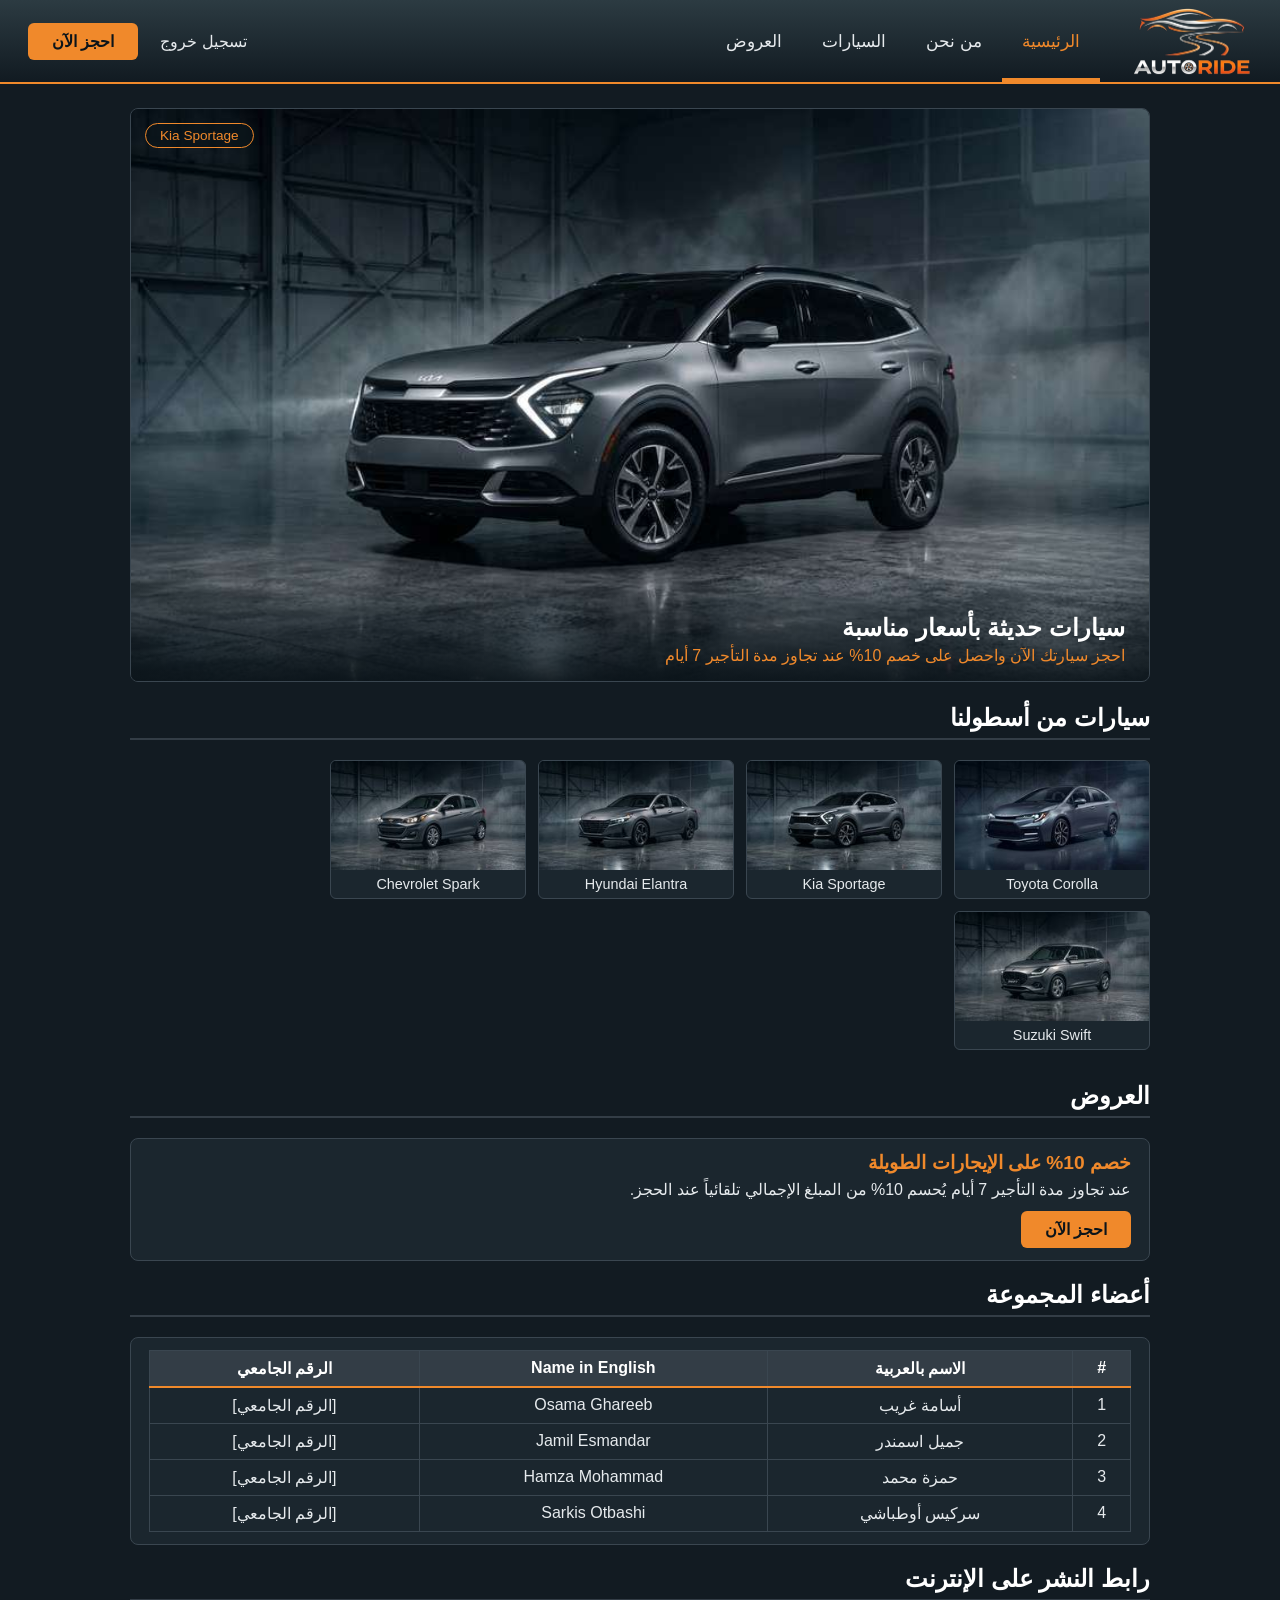
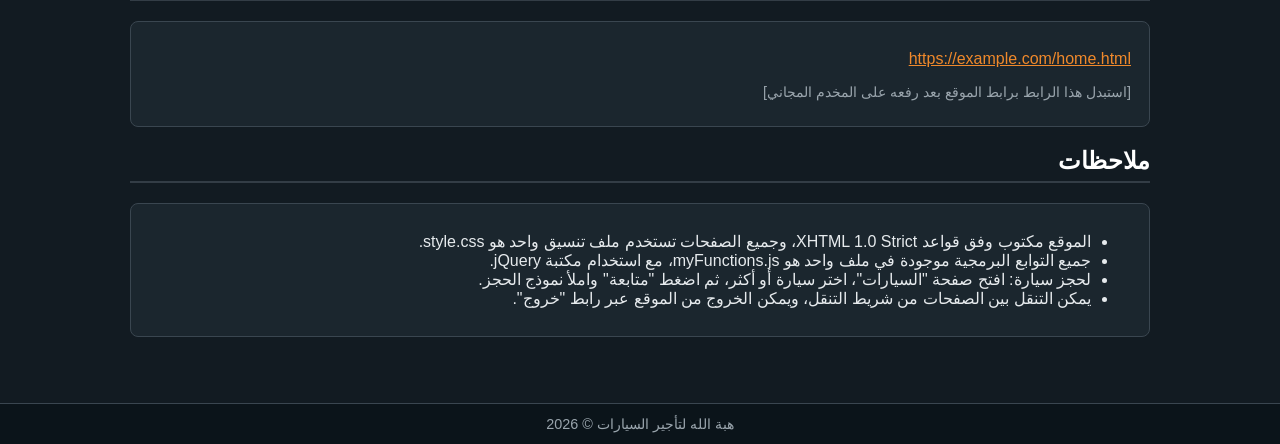
<file: index.html>
<!DOCTYPE html PUBLIC "-//W3C//DTD XHTML 1.0 Strict//EN" "http://www.w3.org/TR/xhtml1/DTD/xhtml1-strict.dtd">
<html xmlns="http://www.w3.org/1999/xhtml" xml:lang="ar" lang="ar" dir="rtl">
<head>
  <meta http-equiv="Content-Type" content="text/html; charset=utf-8" />
  <title>الصفحة الرئيسية - هبة الله</title>
  <link rel="stylesheet" type="text/css" href="style.css" />
  <script type="text/javascript" src="jquery.min.js"></script>
  <script type="text/javascript" src="myFunctions.js"></script>
</head>
<body>
  <div id="nav">
    <a href="home.html" class="logo-link"><img src="images/logo.png" alt="هبة الله - AUTORIDE" width="120" height="69" /></a>
    <ul>
      <li><a href="home.html" class="active">الرئيسية</a></li>
      <li><a href="AboutUs.html">من نحن</a></li>
      <li><a href="Cars.html">السيارات</a></li>
      <li><a href="home.html#offers">العروض</a></li>
    </ul>
    <div class="nav-actions">
      <a href="#" id="exitLink" class="exit-link">تسجيل خروج</a>
      <a href="Cars.html" class="btn-book">احجز الآن</a>
    </div>
  </div>

  <div id="content">
    <div class="hero">
      <img id="heroImg" src="images/hero-sportage.jpg" alt="Kia Sportage" width="900" height="506" />
      <span id="heroBadge" class="hero-badge">Kia Sportage</span>
      <div class="hero-text">
        <p class="hero-title">سيارات حديثة بأسعار مناسبة</p>
        <p class="hero-sub">احجز سيارتك الآن واحصل على خصم 10% عند تجاوز مدة التأجير 7 أيام</p>
      </div>
    </div>

    <h2>سيارات من أسطولنا</h2>
    <div class="gallery">
      <a href="Cars.html"><img src="images/corolla-s.jpg" alt="Toyota Corolla" width="194" height="109" /><span>Toyota Corolla</span></a>
      <a href="Cars.html"><img src="images/sportage-s.jpg" alt="Kia Sportage" width="194" height="109" /><span>Kia Sportage</span></a>
      <a href="Cars.html"><img src="images/elantra-s.jpg" alt="Hyundai Elantra" width="194" height="109" /><span>Hyundai Elantra</span></a>
      <a href="Cars.html"><img src="images/spark-s.jpg" alt="Chevrolet Spark" width="194" height="109" /><span>Chevrolet Spark</span></a>
      <a href="Cars.html"><img src="images/swift-s.jpg" alt="Suzuki Swift" width="194" height="109" /><span>Suzuki Swift</span></a>
    </div>
    <div class="clear"></div>

    <h2 id="offers">العروض</h2>
    <div class="box offer">
      <p class="offer-title">خصم 10% على الإيجارات الطويلة</p>
      <p>عند تجاوز مدة التأجير 7 أيام يُحسم 10% من المبلغ الإجمالي تلقائياً عند الحجز.</p>
      <a href="Cars.html" class="btn-book">احجز الآن</a>
    </div>

    <h2>أعضاء المجموعة</h2>
    <div class="box">
      <table>
        <tr>
          <th>#</th>
          <th>الاسم بالعربية</th>
          <th>Name in English</th>
          <th>الرقم الجامعي</th>
        </tr>
        <tr>
          <td>1</td>
          <td>أسامة غريب</td>
          <td>Osama Ghareeb</td>
          <td>[الرقم الجامعي]</td>
        </tr>
        <tr>
          <td>2</td>
          <td>جميل اسمندر</td>
          <td>Jamil Esmandar</td>
          <td>[الرقم الجامعي]</td>
        </tr>
        <tr>
          <td>3</td>
          <td>حمزة محمد</td>
          <td>Hamza Mohammad</td>
          <td>[الرقم الجامعي]</td>
        </tr>
        <tr>
          <td>4</td>
          <td>سركيس أوطباشي</td>
          <td>Sarkis Otbashi</td>
          <td>[الرقم الجامعي]</td>
        </tr>
      </table>
    </div>

    <h2>رابط النشر على الإنترنت</h2>
    <div class="box">
      <p><a href="https://example.com/home.html" id="publishLink">https://example.com/home.html</a></p>
      <p class="note">[استبدل هذا الرابط برابط الموقع بعد رفعه على المخدم المجاني]</p>
    </div>

    <h2>ملاحظات</h2>
    <div class="box">
      <ul>
        <li>الموقع مكتوب وفق قواعد XHTML 1.0 Strict، وجميع الصفحات تستخدم ملف تنسيق واحد هو style.css.</li>
        <li>جميع التوابع البرمجية موجودة في ملف واحد هو myFunctions.js، مع استخدام مكتبة jQuery.</li>
        <li>لحجز سيارة: افتح صفحة "السيارات"، اختر سيارة أو أكثر، ثم اضغط "متابعة" واملأ نموذج الحجز.</li>
        <li>يمكن التنقل بين الصفحات من شريط التنقل، ويمكن الخروج من الموقع عبر رابط "خروج".</li>
      </ul>
    </div>
  </div>

  <div id="footer">
    هبة الله لتأجير السيارات &#169; 2026
  </div>
</body>
</html>
</file>
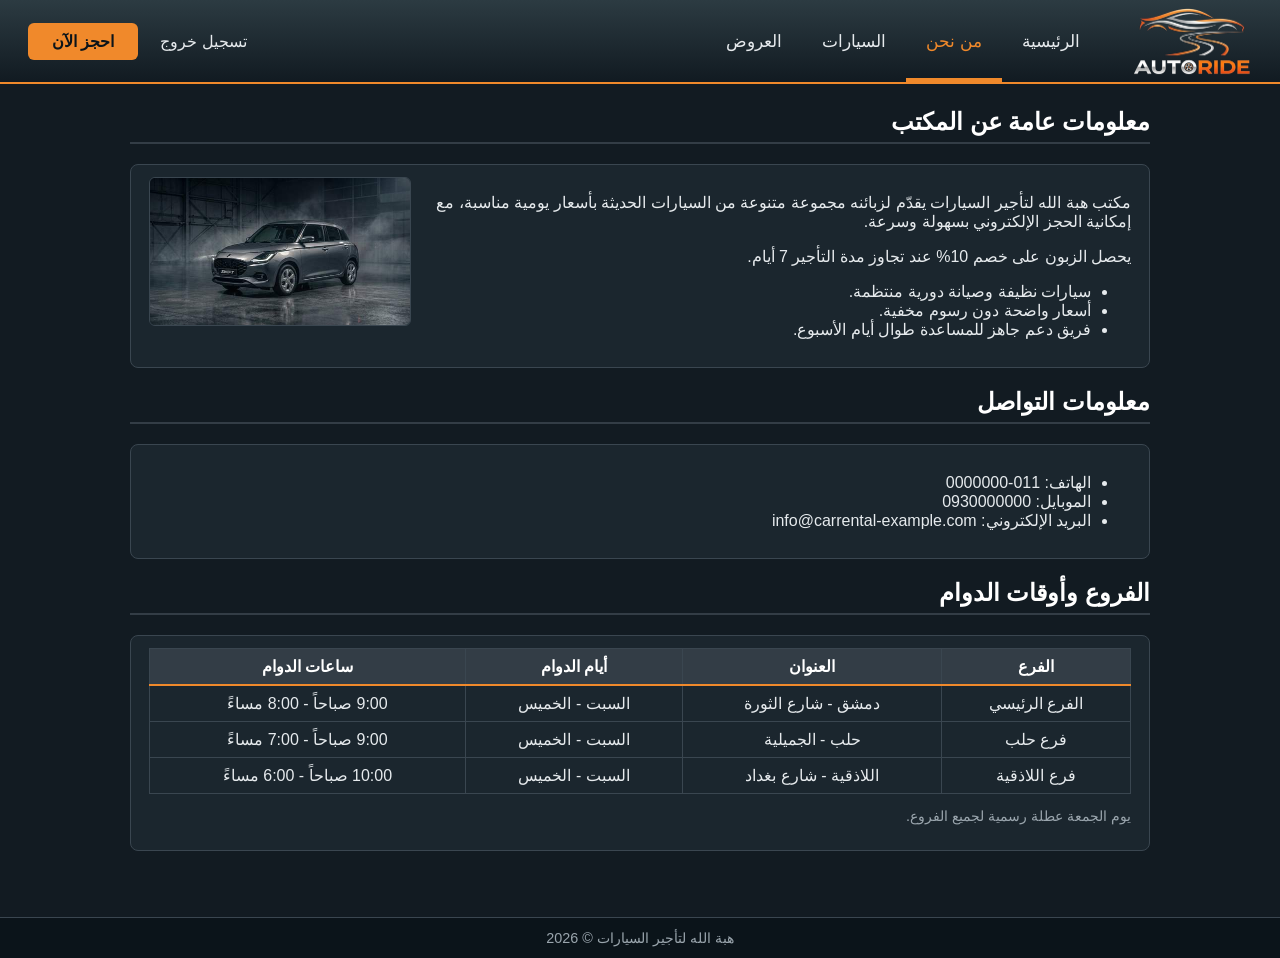
<file: AboutUs.html>
<!DOCTYPE html PUBLIC "-//W3C//DTD XHTML 1.0 Strict//EN" "http://www.w3.org/TR/xhtml1/DTD/xhtml1-strict.dtd">
<html xmlns="http://www.w3.org/1999/xhtml" xml:lang="ar" lang="ar" dir="rtl">
<head>
  <meta http-equiv="Content-Type" content="text/html; charset=utf-8" />
  <title>من نحن - هبة الله</title>
  <link rel="stylesheet" type="text/css" href="style.css" />
  <script type="text/javascript" src="jquery.min.js"></script>
  <script type="text/javascript" src="myFunctions.js"></script>
</head>
<body>
  <div id="nav">
    <a href="home.html" class="logo-link"><img src="images/logo.png" alt="هبة الله - AUTORIDE" width="120" height="69" /></a>
    <ul>
      <li><a href="home.html">الرئيسية</a></li>
      <li><a href="AboutUs.html" class="active">من نحن</a></li>
      <li><a href="Cars.html">السيارات</a></li>
      <li><a href="home.html#offers">العروض</a></li>
    </ul>
    <div class="nav-actions">
      <a href="#" id="exitLink" class="exit-link">تسجيل خروج</a>
      <a href="Cars.html" class="btn-book">احجز الآن</a>
    </div>
  </div>

  <div id="content">
    <h2>معلومات عامة عن المكتب</h2>
    <div class="box">
      <img class="about-img" src="images/about.jpg" alt="Suzuki Swift" width="260" height="147" />
      <p>مكتب هبة الله لتأجير السيارات يقدّم لزبائنه مجموعة متنوعة من السيارات الحديثة بأسعار يومية مناسبة، مع إمكانية الحجز الإلكتروني بسهولة وسرعة.</p>
      <p>يحصل الزبون على خصم 10% عند تجاوز مدة التأجير 7 أيام.</p>
      <ul>
        <li>سيارات نظيفة وصيانة دورية منتظمة.</li>
        <li>أسعار واضحة دون رسوم مخفية.</li>
        <li>فريق دعم جاهز للمساعدة طوال أيام الأسبوع.</li>
      </ul>
      <div class="clear"></div>
    </div>

    <h2>معلومات التواصل</h2>
    <div class="box">
      <ul>
        <li>الهاتف: 011-0000000</li>
        <li>الموبايل: 0930000000</li>
        <li>البريد الإلكتروني: info@carrental-example.com</li>
      </ul>
    </div>

    <h2>الفروع وأوقات الدوام</h2>
    <div class="box">
      <table>
        <tr>
          <th>الفرع</th>
          <th>العنوان</th>
          <th>أيام الدوام</th>
          <th>ساعات الدوام</th>
        </tr>
        <tr>
          <td>الفرع الرئيسي</td>
          <td>دمشق - شارع الثورة</td>
          <td>السبت - الخميس</td>
          <td>9:00 صباحاً - 8:00 مساءً</td>
        </tr>
        <tr>
          <td>فرع حلب</td>
          <td>حلب - الجميلية</td>
          <td>السبت - الخميس</td>
          <td>9:00 صباحاً - 7:00 مساءً</td>
        </tr>
        <tr>
          <td>فرع اللاذقية</td>
          <td>اللاذقية - شارع بغداد</td>
          <td>السبت - الخميس</td>
          <td>10:00 صباحاً - 6:00 مساءً</td>
        </tr>
      </table>
      <p class="note">يوم الجمعة عطلة رسمية لجميع الفروع.</p>
    </div>
  </div>

  <div id="footer">
    هبة الله لتأجير السيارات &#169; 2026
  </div>
</body>
</html>
</file>
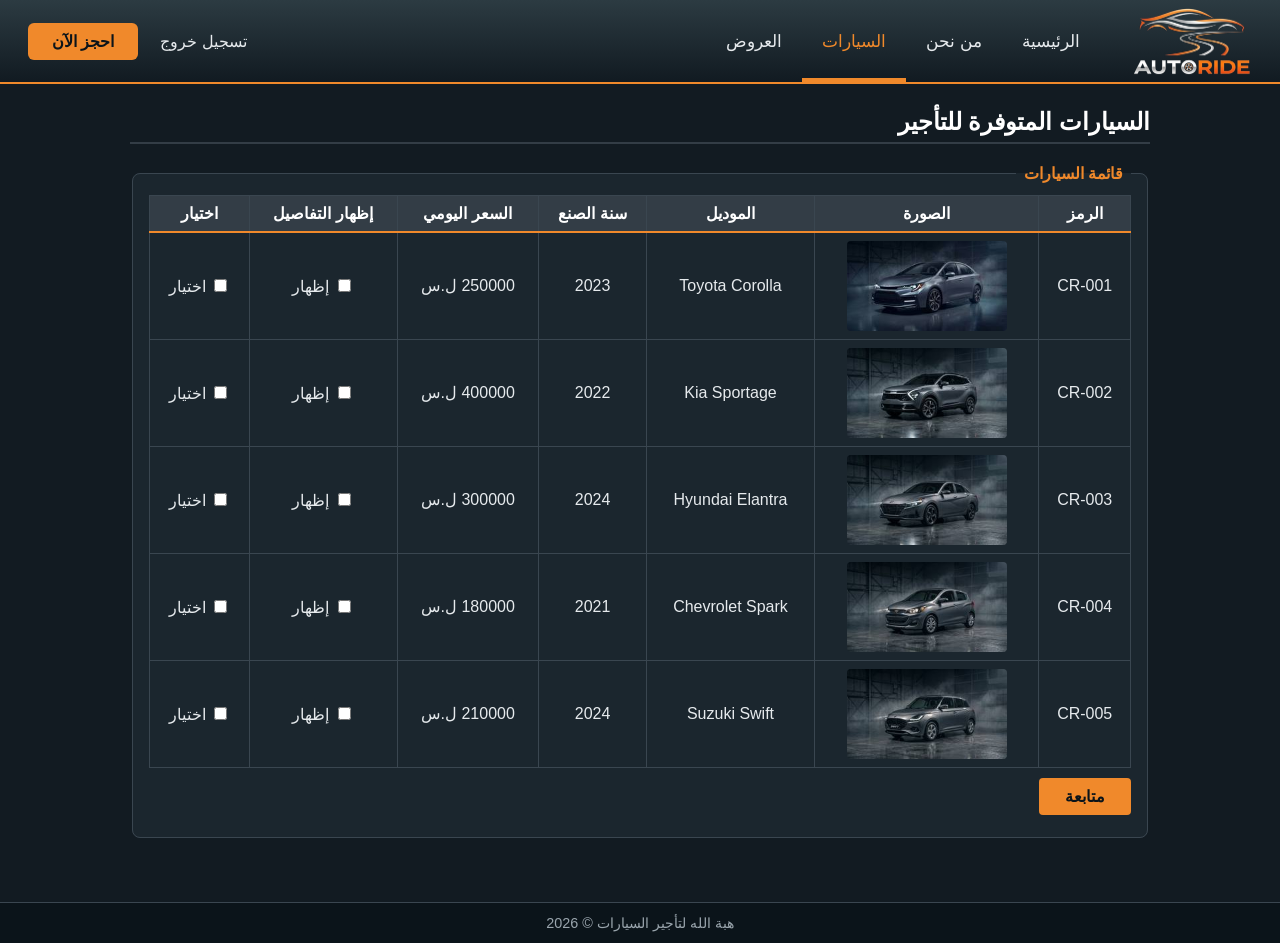
<file: Cars.html>
<!DOCTYPE html PUBLIC "-//W3C//DTD XHTML 1.0 Strict//EN" "http://www.w3.org/TR/xhtml1/DTD/xhtml1-strict.dtd">
<html xmlns="http://www.w3.org/1999/xhtml" xml:lang="ar" lang="ar" dir="rtl">
<head>
  <meta http-equiv="Content-Type" content="text/html; charset=utf-8" />
  <title>السيارات - هبة الله</title>
  <link rel="stylesheet" type="text/css" href="style.css" />
  <script type="text/javascript" src="jquery.min.js"></script>
  <script type="text/javascript" src="myFunctions.js"></script>
</head>
<body>
  <div id="nav">
    <a href="home.html" class="logo-link"><img src="images/logo.png" alt="هبة الله - AUTORIDE" width="120" height="69" /></a>
    <ul>
      <li><a href="home.html">الرئيسية</a></li>
      <li><a href="AboutUs.html">من نحن</a></li>
      <li><a href="Cars.html" class="active">السيارات</a></li>
      <li><a href="home.html#offers">العروض</a></li>
    </ul>
    <div class="nav-actions">
      <a href="#" id="exitLink" class="exit-link">تسجيل خروج</a>
      <a href="Cars.html" class="btn-book">احجز الآن</a>
    </div>
  </div>

  <div id="content">
    <h2>السيارات المتوفرة للتأجير</h2>

    <form id="carsForm" action="#" method="post">
      <fieldset>
        <legend>قائمة السيارات</legend>
        <table id="carsTable">
          <tr>
            <th>الرمز</th>
            <th>الصورة</th>
            <th>الموديل</th>
            <th>سنة الصنع</th>
            <th>السعر اليومي</th>
            <th>إظهار التفاصيل</th>
            <th>اختيار</th>
          </tr>

          <tr>
            <td>CR-001</td>
            <td><img class="car" src="images/corolla-s.jpg" alt="Toyota Corolla" width="160" height="90" /></td>
            <td>Toyota Corolla</td>
            <td>2023</td>
            <td><span class="price">250000</span> ل.س</td>
            <td>
              <input type="checkbox" id="det-CR-001" class="show-details" value="CR-001" />
              <label for="det-CR-001">إظهار</label>
            </td>
            <td>
              <input type="checkbox" id="sel-CR-001" class="pick" value="CR-001" />
              <label for="sel-CR-001">اختيار</label>
            </td>
          </tr>
          <tr id="details-CR-001" class="details-row">
            <td colspan="7">
              <ul class="details-list">
                <li>نوع الوقود: بنزين</li>
                <li>ناقل الحركة: أوتوماتيك</li>
                <li>عدد المقاعد: 5</li>
                <li>عداد الكيلومترات: 24000 كم</li>
                <li>اللون: رمادي معدني</li>
              </ul>
            </td>
          </tr>

          <tr>
            <td>CR-002</td>
            <td><img class="car" src="images/sportage-s.jpg" alt="Kia Sportage" width="160" height="90" /></td>
            <td>Kia Sportage</td>
            <td>2022</td>
            <td><span class="price">400000</span> ل.س</td>
            <td>
              <input type="checkbox" id="det-CR-002" class="show-details" value="CR-002" />
              <label for="det-CR-002">إظهار</label>
            </td>
            <td>
              <input type="checkbox" id="sel-CR-002" class="pick" value="CR-002" />
              <label for="sel-CR-002">اختيار</label>
            </td>
          </tr>
          <tr id="details-CR-002" class="details-row">
            <td colspan="7">
              <ul class="details-list">
                <li>نوع الوقود: بنزين</li>
                <li>ناقل الحركة: أوتوماتيك</li>
                <li>عدد المقاعد: 5</li>
                <li>عداد الكيلومترات: 41000 كم</li>
                <li>اللون: رمادي معدني</li>
              </ul>
            </td>
          </tr>

          <tr>
            <td>CR-003</td>
            <td><img class="car" src="images/elantra-s.jpg" alt="Hyundai Elantra" width="160" height="90" /></td>
            <td>Hyundai Elantra</td>
            <td>2024</td>
            <td><span class="price">300000</span> ل.س</td>
            <td>
              <input type="checkbox" id="det-CR-003" class="show-details" value="CR-003" />
              <label for="det-CR-003">إظهار</label>
            </td>
            <td>
              <input type="checkbox" id="sel-CR-003" class="pick" value="CR-003" />
              <label for="sel-CR-003">اختيار</label>
            </td>
          </tr>
          <tr id="details-CR-003" class="details-row">
            <td colspan="7">
              <ul class="details-list">
                <li>نوع الوقود: بنزين</li>
                <li>ناقل الحركة: أوتوماتيك</li>
                <li>عدد المقاعد: 5</li>
                <li>عداد الكيلومترات: 9000 كم</li>
                <li>اللون: رمادي معدني</li>
              </ul>
            </td>
          </tr>

          <tr>
            <td>CR-004</td>
            <td><img class="car" src="images/spark-s.jpg" alt="Chevrolet Spark" width="160" height="90" /></td>
            <td>Chevrolet Spark</td>
            <td>2021</td>
            <td><span class="price">180000</span> ل.س</td>
            <td>
              <input type="checkbox" id="det-CR-004" class="show-details" value="CR-004" />
              <label for="det-CR-004">إظهار</label>
            </td>
            <td>
              <input type="checkbox" id="sel-CR-004" class="pick" value="CR-004" />
              <label for="sel-CR-004">اختيار</label>
            </td>
          </tr>
          <tr id="details-CR-004" class="details-row">
            <td colspan="7">
              <ul class="details-list">
                <li>نوع الوقود: بنزين</li>
                <li>ناقل الحركة: عادي (يدوي)</li>
                <li>عدد المقاعد: 4</li>
                <li>عداد الكيلومترات: 63000 كم</li>
                <li>اللون: رمادي معدني</li>
              </ul>
            </td>
          </tr>

          <tr>
            <td>CR-005</td>
            <td><img class="car" src="images/swift-s.jpg" alt="Suzuki Swift" width="160" height="90" /></td>
            <td>Suzuki Swift</td>
            <td>2024</td>
            <td><span class="price">210000</span> ل.س</td>
            <td>
              <input type="checkbox" id="det-CR-005" class="show-details" value="CR-005" />
              <label for="det-CR-005">إظهار</label>
            </td>
            <td>
              <input type="checkbox" id="sel-CR-005" class="pick" value="CR-005" />
              <label for="sel-CR-005">اختيار</label>
            </td>
          </tr>
          <tr id="details-CR-005" class="details-row">
            <td colspan="7">
              <ul class="details-list">
                <li>نوع الوقود: بنزين</li>
                <li>ناقل الحركة: عادي (يدوي)</li>
                <li>عدد المقاعد: 5</li>
                <li>عداد الكيلومترات: 37000 كم</li>
                <li>اللون: رمادي معدني</li>
              </ul>
            </td>
          </tr>
        </table>

        <div class="row">
          <button type="button" id="continueBtn">متابعة</button>
          <span id="selectMsg"></span>
        </div>
      </fieldset>
    </form>

    <form id="bookingForm" action="#" method="post">
      <fieldset>
        <legend>نموذج حجز السيارة</legend>

        <div class="row">
          <strong>السيارات المختارة:</strong>
          <ul id="chosenList" class="chosen"></ul>
        </div>

        <div class="row">
          <label for="fullName">الاسم الكامل</label>
          <input type="text" id="fullName" name="fullName" />
          <span class="error" id="err-fullName"></span>
          <div class="hint">أحرف عربية فقط (اسم وكنية على الأقل) - اختياري</div>
        </div>

        <div class="row">
          <label for="nationalId">الرقم الوطني *</label>
          <input type="text" id="nationalId" name="nationalId" maxlength="11" />
          <span class="error" id="err-nationalId"></span>
          <div class="hint">11 خانة، أول خانتين رمز المحافظة (من 01 إلى 14)</div>
        </div>

        <div class="row">
          <label for="startDate">تاريخ بداية التأجير *</label>
          <input type="text" id="startDate" name="startDate" maxlength="10" />
          <span class="error" id="err-startDate"></span>
          <div class="hint">الصيغة: yyyy-mm-dd</div>
        </div>

        <div class="row">
          <label for="endDate">تاريخ نهاية التأجير *</label>
          <input type="text" id="endDate" name="endDate" maxlength="10" />
          <span class="error" id="err-endDate"></span>
          <div class="hint">الصيغة: yyyy-mm-dd (يجب أن يكون لاحقاً لتاريخ البداية)</div>
        </div>

        <div class="row">
          <label for="mobile">رقم الموبايل</label>
          <input type="text" id="mobile" name="mobile" maxlength="14" />
          <span class="error" id="err-mobile"></span>
          <div class="hint">Syriatel (093، 098، 099) أو MTN (094، 095، 096) - اختياري</div>
        </div>

        <div class="row">
          <label for="email">البريد الإلكتروني</label>
          <input type="text" id="email" name="email" />
          <span class="error" id="err-email"></span>
          <div class="hint">اختياري</div>
        </div>

        <div class="row">
          <button type="submit" id="submitBtn">إرسال</button>
        </div>
      </fieldset>
    </form>
  </div>

  <div id="overlay" class="overlay">
    <div class="modal">
      <h2>نتيجة طلب الحجز</h2>
      <div id="resultBody"></div>
      <div class="row">
        <button type="button" id="closeModal">إغلاق</button>
      </div>
    </div>
  </div>

  <div id="footer">
    هبة الله لتأجير السيارات &#169; 2026
  </div>
</body>
</html>
</file>
<file: style.css>
/* style.css - ملف التنسيق الوحيد لجميع صفحات الموقع
   الألوان مأخوذة من صور السيارات: رمادي معدني داكن، ضباب، وإضاءة كهرمانية من المصابيح */

/* ===== الألوان: تُعرَّف مرة واحدة هنا ===== */
:root {
  --bg-darkest: #0b141a;      /* أغمق نقطة في الصور (ظل القاعة) */
  --bg-dark: #121b22;
  --panel-color: #1b262e;     /* لوحات المحتوى */
  --steel-color: #333d46;     /* لون هيكل السيارة الرمادي المعدني */
  --steel-light: #5c656e;     /* انعكاس المعدن والضباب */
  --text-color: #e6eaed;
  --muted-color: #9aa5ad;
  --accent-color: #f0892b;    /* برتقالي الشعار وضوء المصابيح */
  --accent-strong: #d6610a;   /* برتقالي غامق: إشارة الانعطاف */
  --page-bg: #121b22;         /* خلفية الصفحة */
  --nav-top: #2c3b42;         /* أعلى شريط التنقل */
  --nav-bottom: #111a21;      /* أسفل شريط التنقل */
  --border-color: #3a4650;
  --error-color: #ff8a76;
  --ok-color: #86d993;
  --input-text-color: #f1f4f6;
  --input-bg-color: #0f171d;
}

/* ===== الخطوط: نوع الخط وحجمه من مكان واحد ===== */
body, table, input, button, legend, label, select, textarea {
  font-family: Tahoma, "Segoe UI", Arial, sans-serif;
  font-size: 16px;
}

body {
  margin: 0;
  padding: 0;
  color: var(--text-color);
  direction: rtl;
  text-align: right;
  background-color: var(--page-bg);
}

a {
  color: var(--accent-color);
}

/* ===== حقول الإدخال النصية: تنسيقها من مكان واحد ===== */
input[type="text"] {
  color: var(--input-text-color);
  background-color: var(--input-bg-color);
  border: 1px solid var(--border-color);
  border-radius: 4px;
  padding: 7px 10px;
  width: 260px;
}

input[type="text"]:focus {
  outline: 2px solid var(--accent-color);
}

input.invalid {
  border-color: var(--error-color);
  background-color: #2a1713;
}

input[type="checkbox"] {
  accent-color: #f0892b;
}

/* ===== الهيكل العام ===== */
#nav {
  display: flex;
  align-items: center;
  height: 84px;
  padding: 0 28px;
  box-sizing: border-box;
  background-color: var(--nav-bottom);
  background-image: linear-gradient(180deg, var(--nav-top), var(--nav-bottom));
  border-bottom: 2px solid var(--accent-color);
}

#nav a.logo-link {
  display: block;
  margin-left: 32px;
  line-height: 0;
}

#nav img {
  display: block;
  width: 120px;
  height: 69px;
}

#nav ul {
  list-style: none;
  margin: 0;
  padding: 0;
  display: flex;
  align-self: stretch;
}

#nav li {
  display: flex;
}

#nav li a {
  display: flex;
  align-items: center;
  padding: 0 20px;
  color: var(--text-color);
  text-decoration: none;
  font-size: 1.05em;
}

#nav li a:hover {
  background-color: rgba(255, 255, 255, 0.06);
}

#nav li a.active {
  color: var(--accent-color);
  box-shadow: inset 0 -4px 0 var(--accent-color), 0 2px 0 var(--accent-color);
}

#nav div.nav-actions {
  margin-right: auto;
  display: flex;
  align-items: center;
}

#nav a.exit-link {
  color: var(--text-color);
  text-decoration: none;
  margin-left: 22px;
}

#nav a.exit-link:hover {
  color: var(--accent-color);
}

a.btn-book {
  display: inline-block;
  background-color: var(--accent-color);
  color: var(--bg-darkest);
  font-weight: bold;
  text-decoration: none;
  border-radius: 6px;
  padding: 9px 24px;
}

a.btn-book:hover {
  background-color: #ff9f45;
}

div.offer p {
  margin: 6px 0 12px 0;
}

div.offer p.offer-title {
  margin: 0;
  font-size: 1.2em;
  font-weight: bold;
  color: var(--accent-color);
}

#content {
  max-width: 1020px;
  margin: 24px auto;
  padding: 0 40px 24px 40px;
}

#footer {
  text-align: center;
  color: var(--muted-color);
  background-color: var(--bg-darkest);
  border-top: 1px solid var(--border-color);
  padding: 12px;
  font-size: 0.9em;
}

h2 {
  color: #ffffff;
  border-bottom: 2px solid var(--steel-color);
  padding-bottom: 6px;
}

h2:first-child {
  margin-top: 0;
}

.box {
  background-color: var(--panel-color);
  border: 1px solid var(--border-color);
  border-radius: 8px;
  padding: 12px 18px;
  margin-bottom: 18px;
}

.note {
  color: var(--muted-color);
  font-size: 0.9em;
}

/* ===== الصور ===== */
.hero {
  position: relative;
  margin-bottom: 22px;
  border: 1px solid var(--border-color);
  border-radius: 8px;
  overflow: hidden;
  background-color: var(--bg-darkest);
}

.hero img {
  display: block;
  width: 100%;
  height: auto;
}

.hero div.hero-text {
  position: absolute;
  right: 0;
  bottom: 0;
  left: 0;
  padding: 40px 24px 16px 24px;
  background-image: linear-gradient(0deg, rgba(11, 20, 26, 0.95), rgba(11, 20, 26, 0));
}

.hero .hero-title {
  margin: 0;
  font-size: 1.5em;
  font-weight: bold;
  color: #ffffff;
}

.hero .hero-sub {
  margin: 4px 0 0 0;
  color: var(--accent-color);
}

.hero span.hero-badge {
  position: absolute;
  top: 14px;
  left: 14px;
  padding: 4px 14px;
  border-radius: 14px;
  background-color: rgba(11, 20, 26, 0.72);
  border: 1px solid var(--accent-color);
  color: var(--accent-color);
  font-size: 0.85em;
}

div.gallery {
  overflow: hidden;
}

div.gallery a {
  float: right;
  width: 194px;
  margin: 0 0 12px 12px;
  text-decoration: none;
  color: var(--text-color);
  text-align: center;
  font-size: 0.9em;
  background-color: var(--panel-color);
  border: 1px solid var(--border-color);
  border-radius: 6px;
  overflow: hidden;
}

div.gallery a:hover {
  border-color: var(--accent-color);
}

div.gallery img {
  display: block;
  width: 194px;
  height: 109px;
}

div.gallery span {
  display: block;
  padding: 6px 4px;
}

img.about-img {
  float: left;
  margin: 0 16px 8px 0;
  border: 1px solid var(--border-color);
  border-radius: 6px;
}

div.clear {
  clear: both;
}

/* ===== الجداول ===== */
table {
  border-collapse: collapse;
  width: 100%;
  background-color: var(--panel-color);
}

th, td {
  border: 1px solid var(--border-color);
  padding: 8px;
  text-align: center;
}

th {
  background-color: var(--steel-color);
  color: #ffffff;
  border-bottom: 2px solid var(--accent-color);
}

#carsTable tr:hover td {
  background-color: #212d36;
}

tr.details-row {
  display: none;
}

tr.details-row td {
  background-color: var(--bg-dark);
  text-align: right;
  border-right: 4px solid var(--accent-color);
}

ul.details-list {
  margin: 0;
  padding: 0 20px;
}

img.car {
  display: block;
  margin: 0 auto;
  border-radius: 4px;
}

/* ===== النماذج ===== */
fieldset {
  border: 1px solid var(--border-color);
  border-radius: 8px;
  margin-bottom: 16px;
  padding: 12px 16px;
  background-color: var(--panel-color);
}

legend {
  color: var(--accent-color);
  font-weight: bold;
  padding: 0 8px;
}

div.row {
  margin: 10px 0;
}

div.row label {
  display: inline-block;
  min-width: 150px;
  font-weight: bold;
}

.hint {
  color: var(--muted-color);
  font-size: 0.85em;
}

span.error {
  color: var(--error-color);
  font-size: 0.9em;
  margin-right: 8px;
}

#selectMsg {
  color: var(--error-color);
  margin-right: 10px;
}

#bookingForm {
  display: none;
  margin-top: 20px;
}

button {
  background-color: var(--accent-color);
  color: var(--bg-darkest);
  font-weight: bold;
  border: none;
  border-radius: 4px;
  padding: 9px 26px;
  cursor: pointer;
}

button:hover {
  background-color: #ff9f45;
}

ul.chosen {
  margin: 4px 0 0 0;
  padding: 0 20px;
}

/* ===== نافذة النتيجة ===== */
div.overlay {
  display: none;
  position: fixed;
  top: 0;
  right: 0;
  bottom: 0;
  left: 0;
  background-color: rgba(5, 9, 12, 0.78);
  z-index: 100;
}

div.modal {
  background-color: var(--panel-color);
  border: 1px solid var(--accent-color);
  max-width: 620px;
  margin: 60px auto;
  padding: 18px 24px;
  border-radius: 8px;
  max-height: 80%;
  overflow: auto;
}

div.modal h2 {
  margin-top: 0;
}

tr.total-row td {
  font-weight: bold;
  background-color: var(--steel-color);
}

tr.final-row td {
  font-weight: bold;
  background-color: #0f171d;
  color: var(--accent-color);
  font-size: 1.1em;
}

div.goodbye {
  text-align: center;
  margin: 120px auto;
  font-size: 1.4em;
}
</file>
